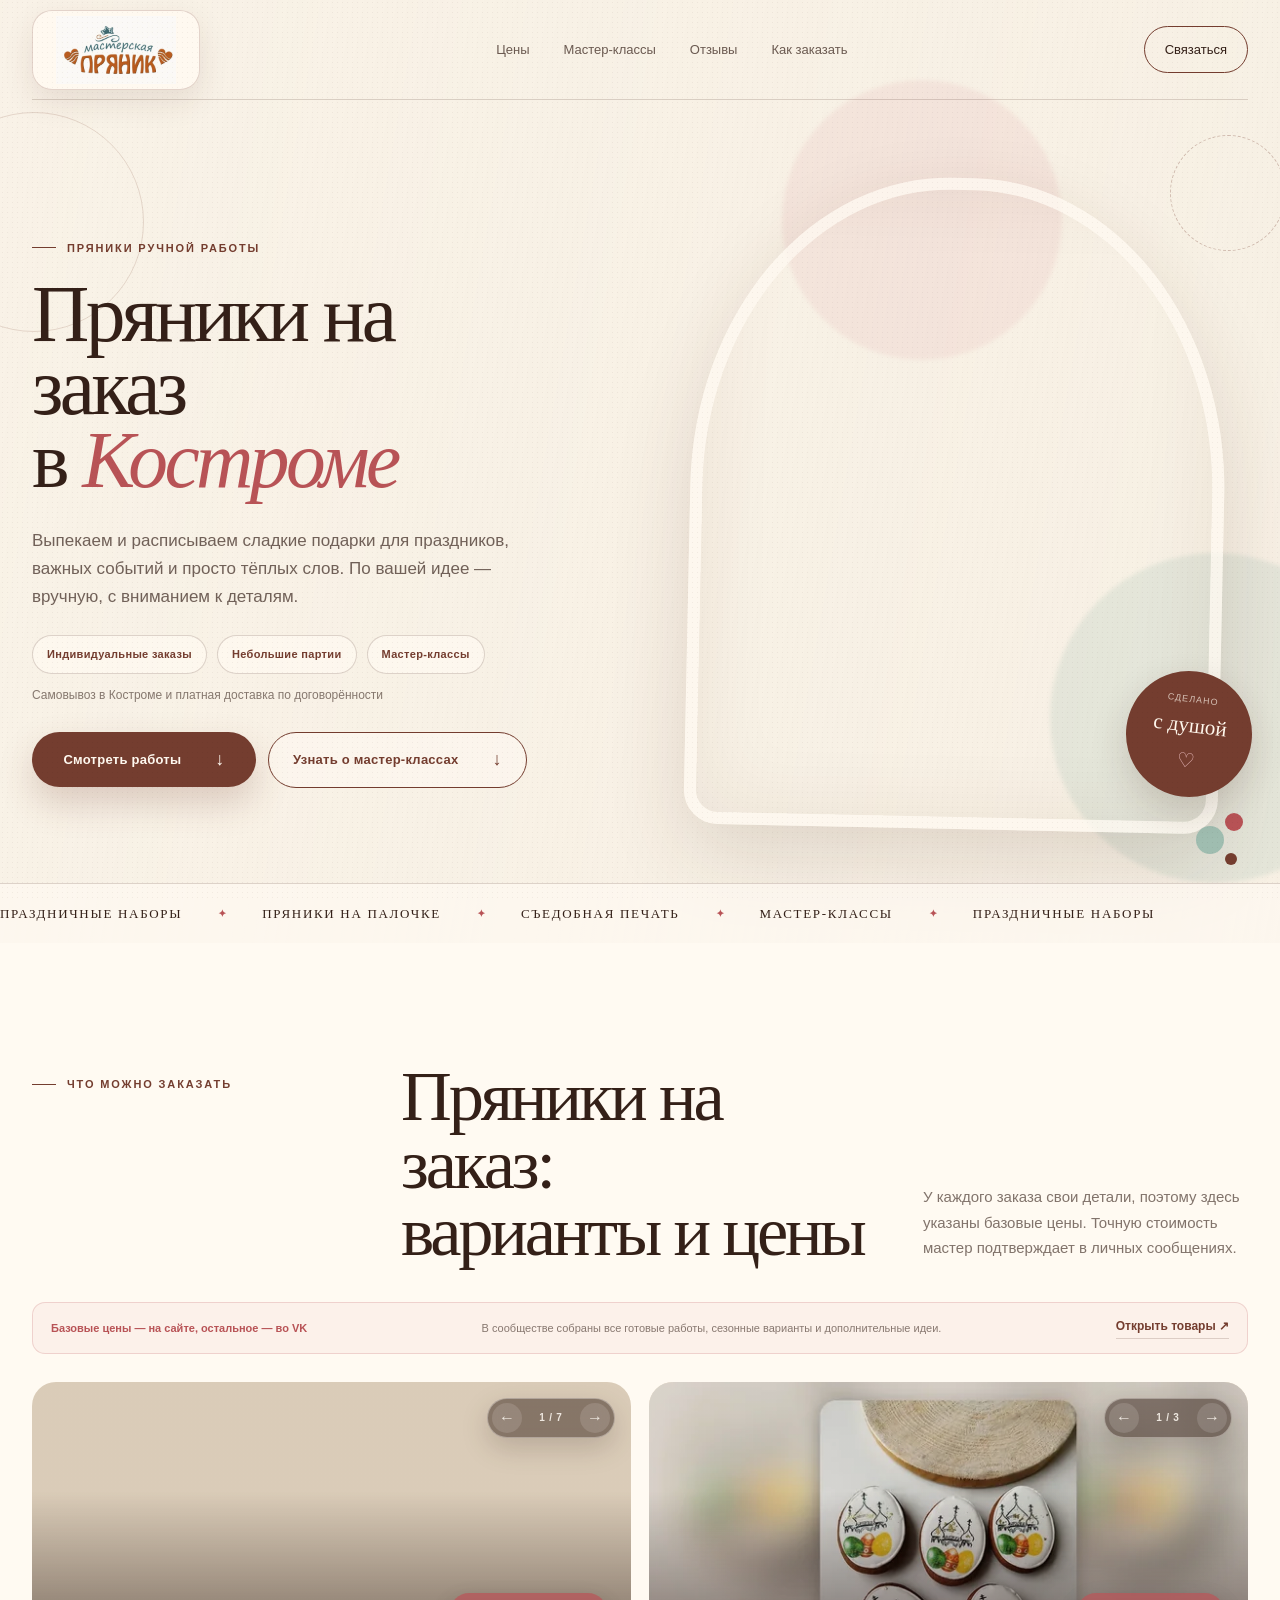
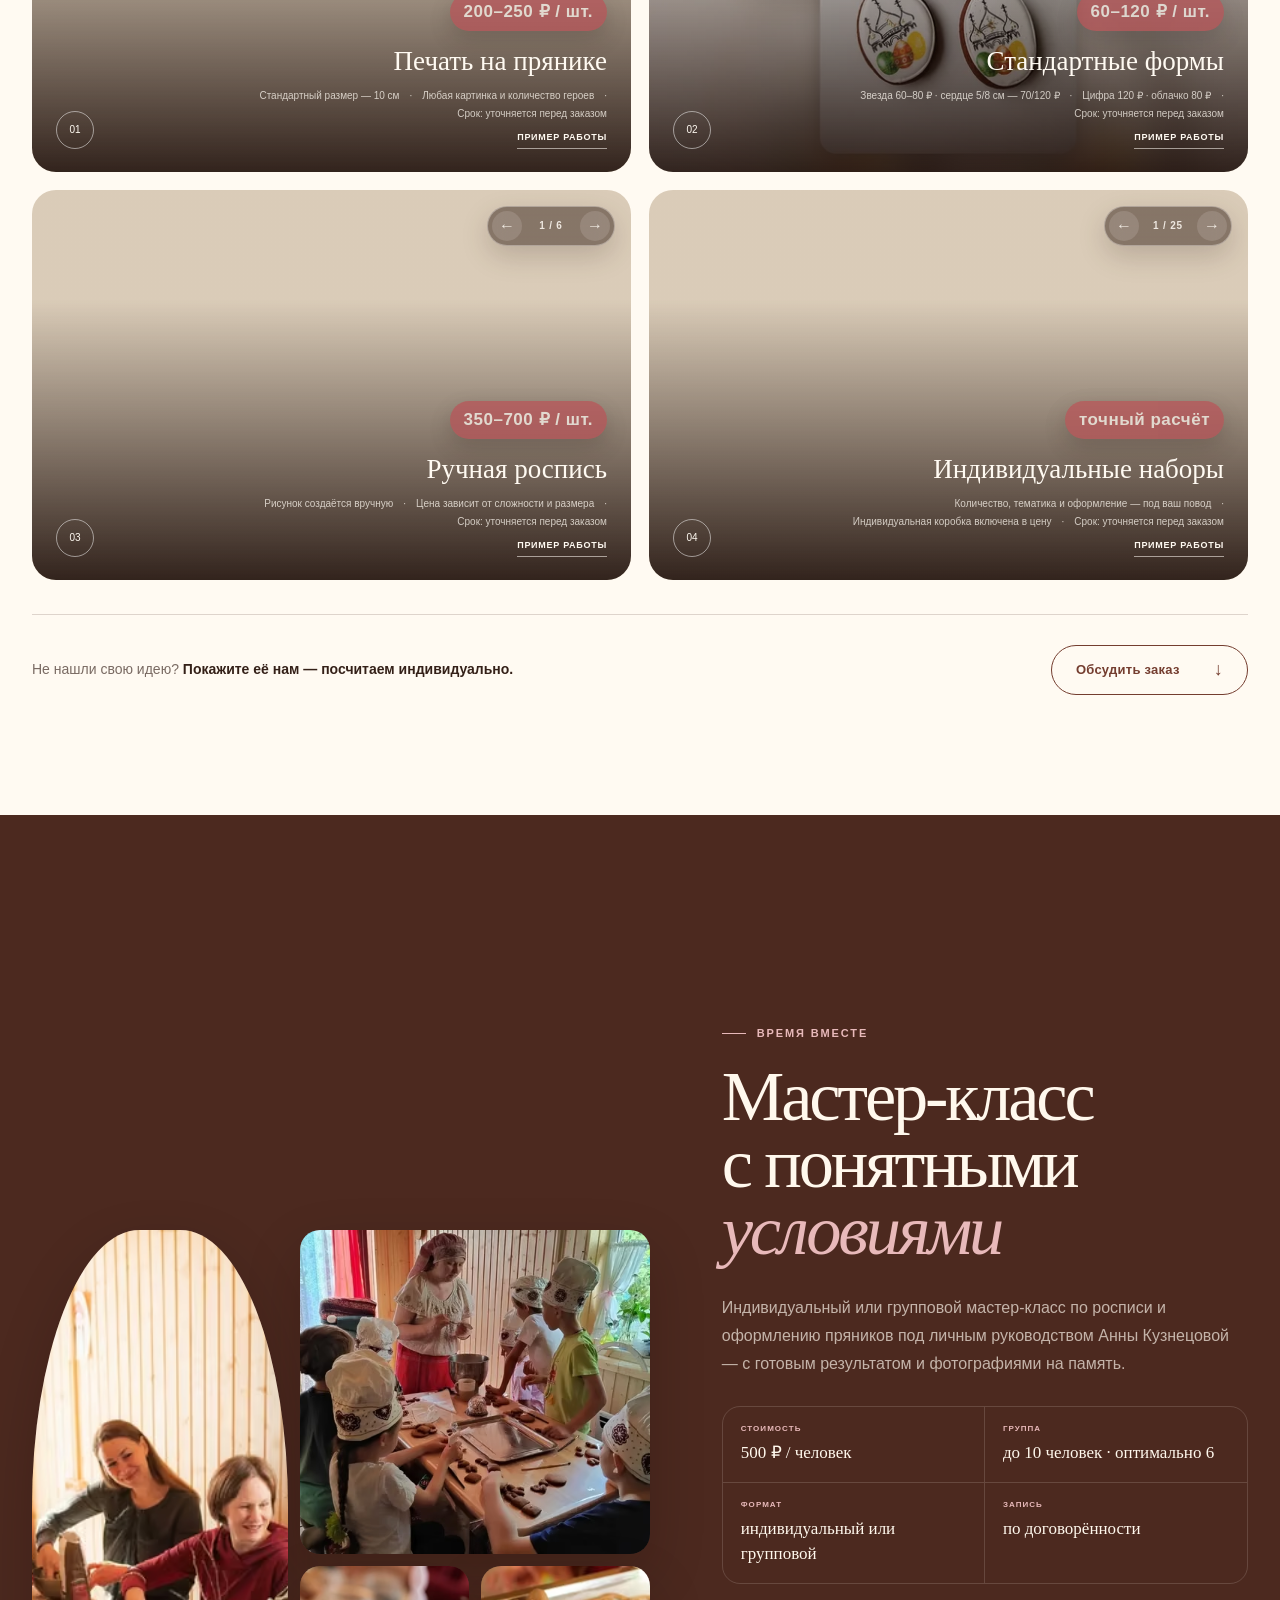
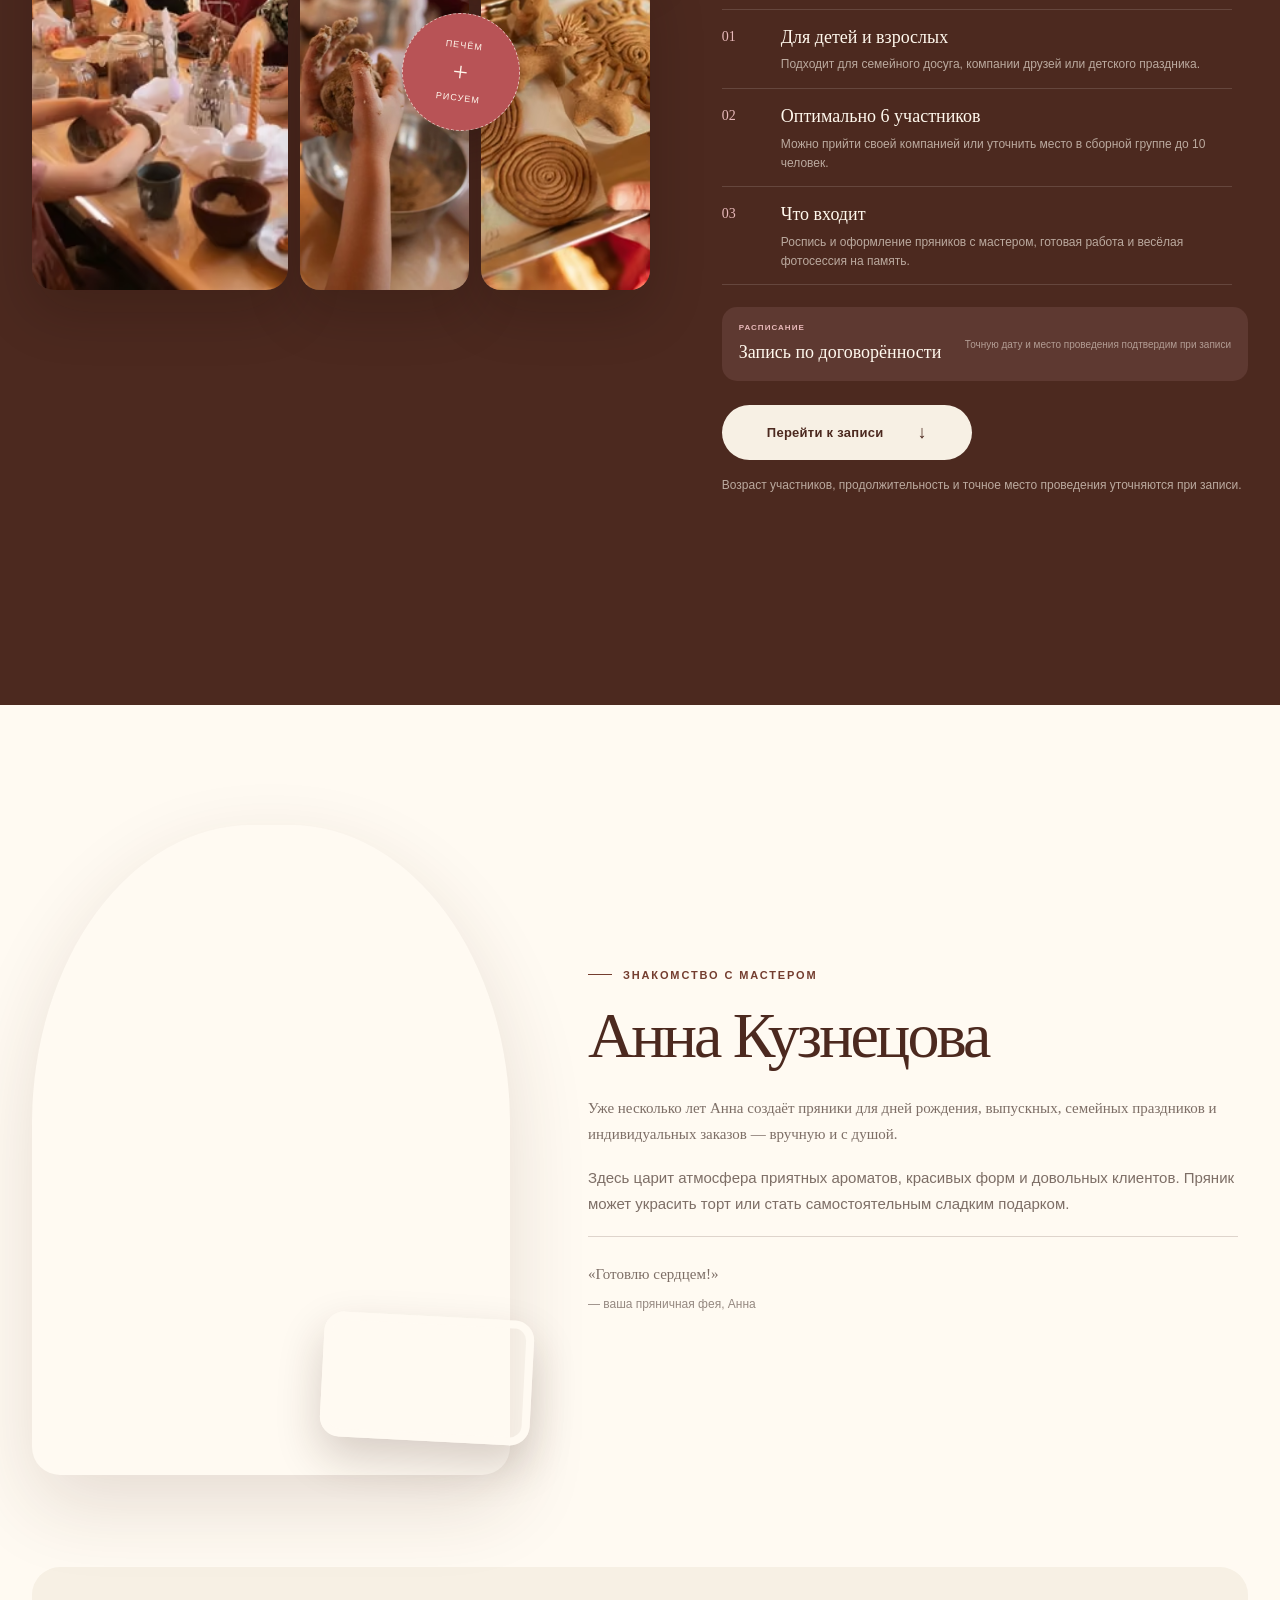
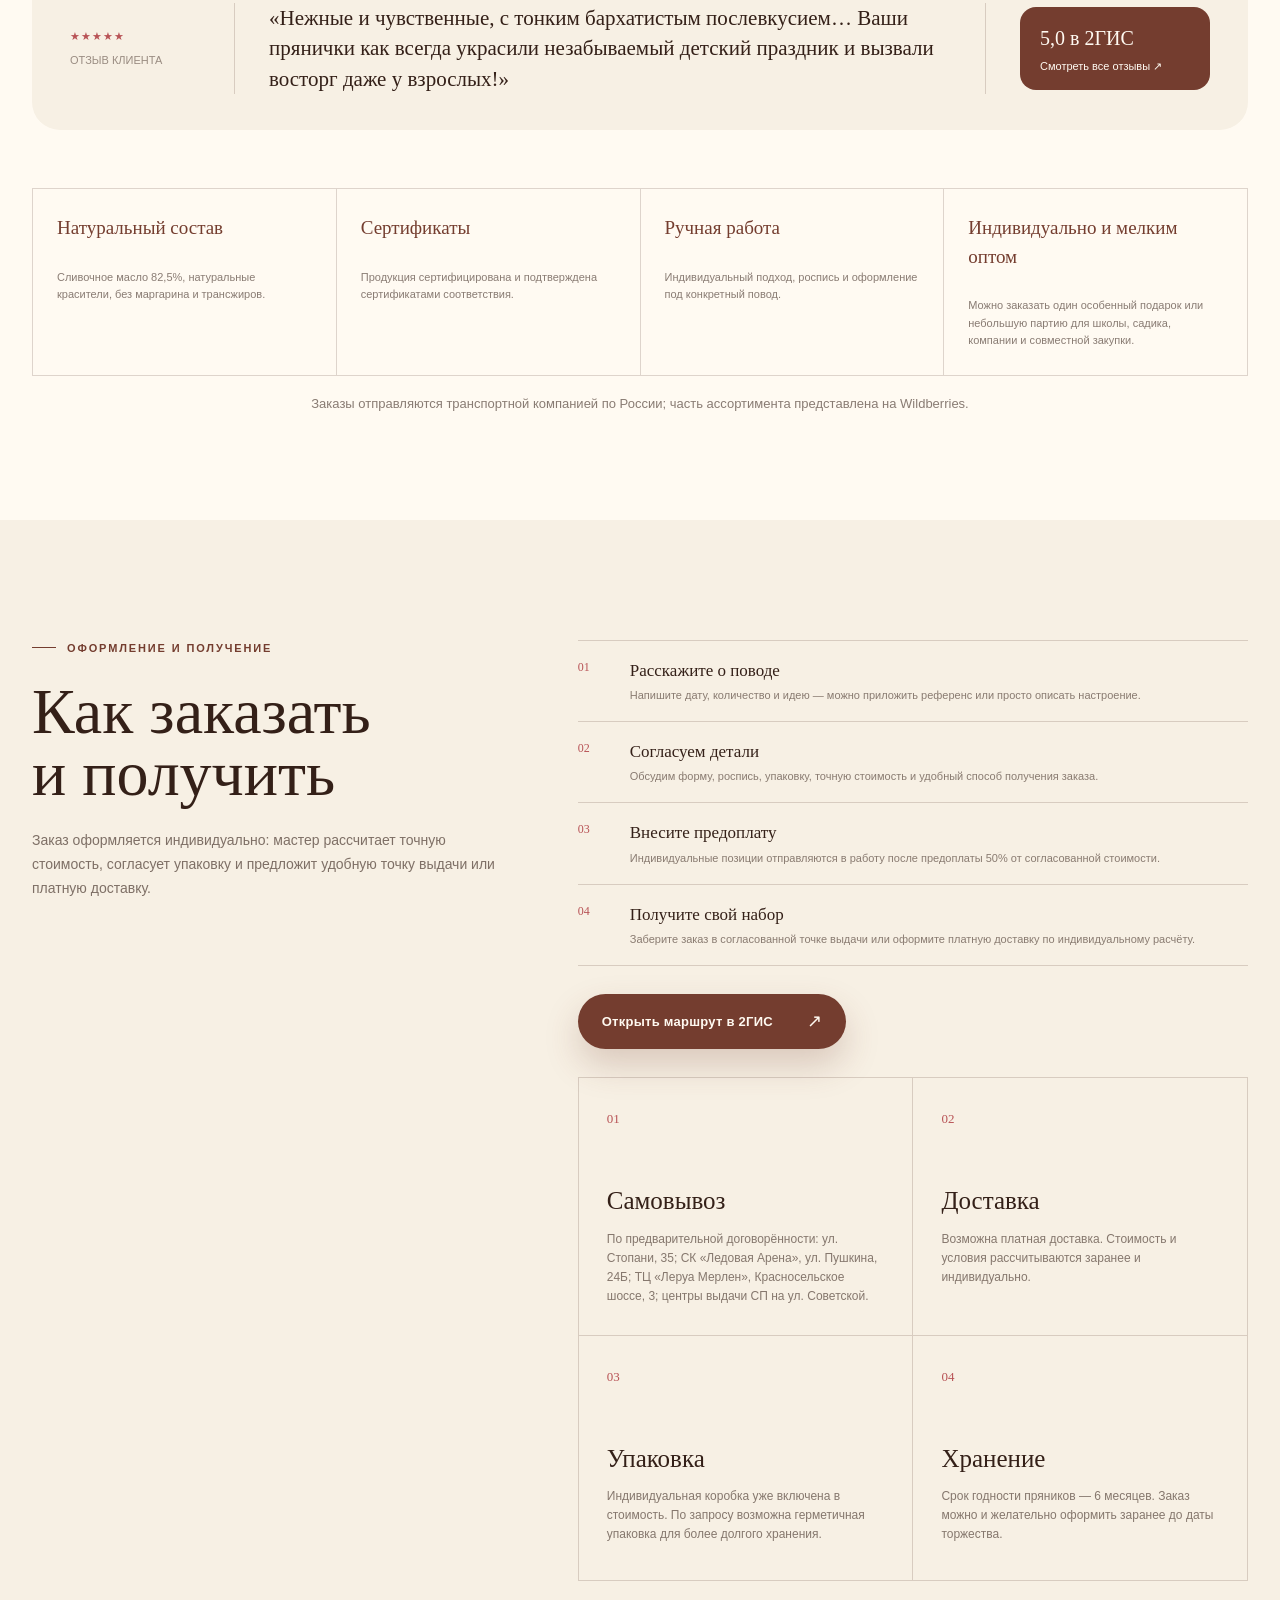
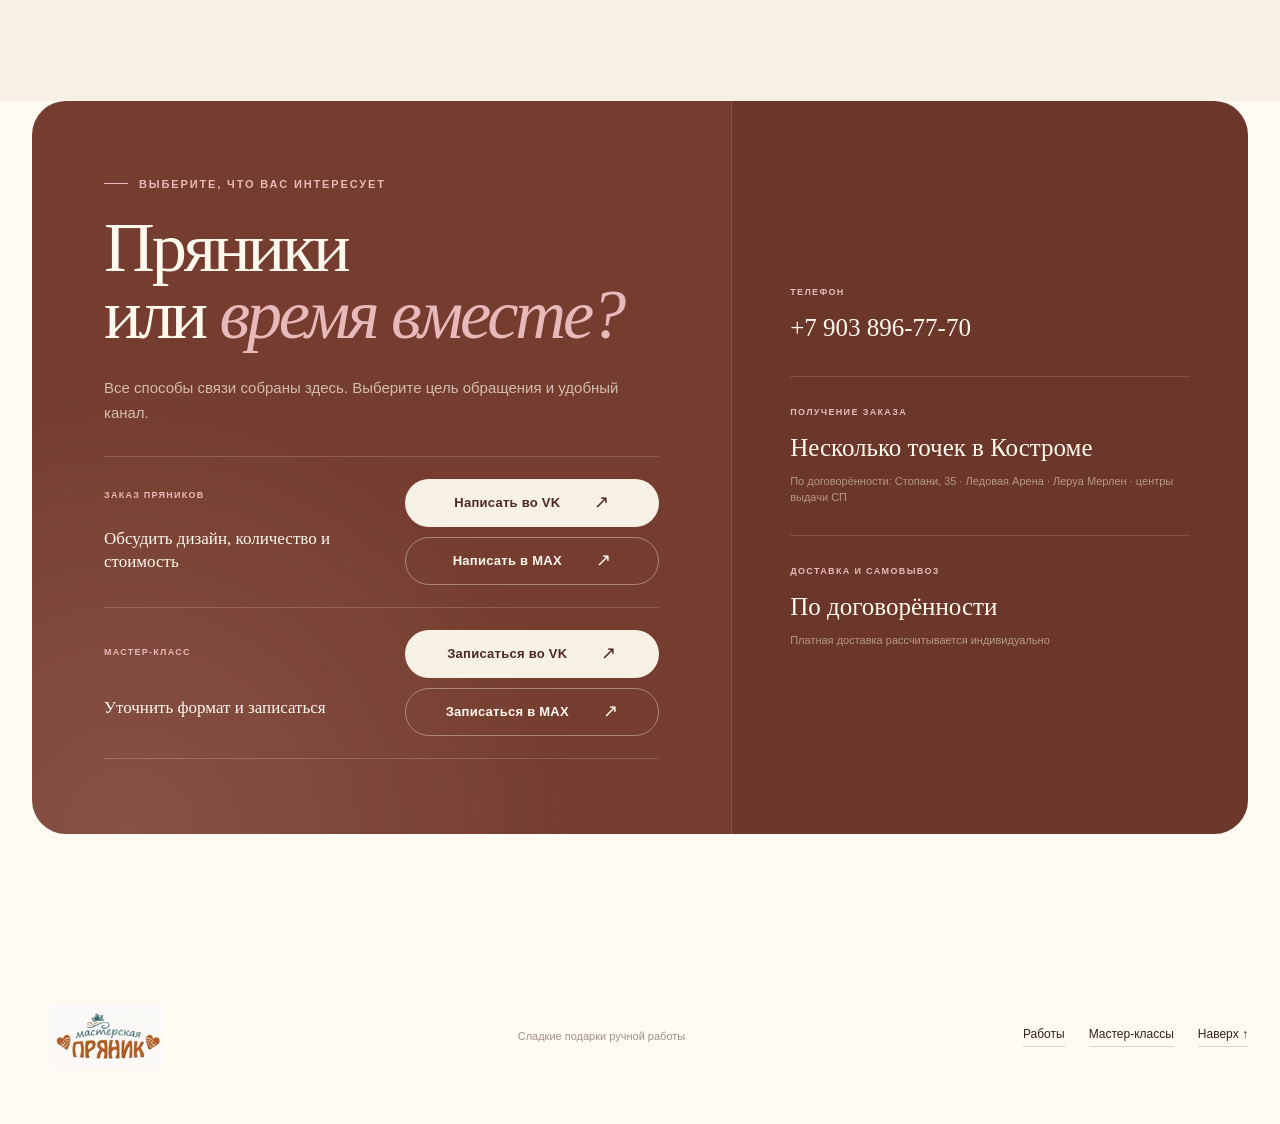
<file: index.html>
<!DOCTYPE html><html lang="ru"><head><meta charSet="utf-8"/><meta name="viewport" content="width=device-width, initial-scale=1"/><title>Пряники на заказ в Костроме — Пряник 44</title><meta name="description" content="Пряники на заказ в Костроме от мастерской «Пряник 44»: ручная работа, индивидуальный дизайн, подарочные наборы и пряники для праздников."/><meta name="robots" content="index, follow"/><meta property="og:title" content="Пряники на заказ в Костроме — Пряник 44"/><meta property="og:description" content="Пряники на заказ в Костроме от мастерской «Пряник 44»: ручная работа, индивидуальный дизайн, подарочные наборы и пряники для праздников."/><meta property="og:url" content="https://pryanik44.online/"/><meta property="og:site_name" content="Пряник 44"/><meta property="og:type" content="website"/><meta property="og:locale" content="ru_RU"/><meta property="og:image" content="https://pryanik44.online/images/hero-bunny.jpg"/><meta property="og:image:width" content="1440"/><meta property="og:image:height" content="1974"/><meta property="og:image:alt" content="Расписные пряники ручной работы мастерской «Пряник 44»"/><meta name="twitter:card" content="summary_large_image"/><meta name="twitter:title" content="Пряники на заказ в Костроме — Пряник 44"/><meta name="twitter:description" content="Пряники на заказ в Костроме от мастерской «Пряник 44»: ручная работа, индивидуальный дизайн, подарочные наборы и пряники для праздников."/><meta name="twitter:image" content="https://pryanik44.online/images/hero-bunny.jpg"/><link rel="shortcut icon" href="https://pryanik44.online/images/pryanik-brand-crop.webp"/><link rel="icon" href="https://pryanik44.online/images/pryanik-brand-crop.webp" type="image/webp"/><link rel="canonical" href="https://pryanik44.online/"/><link rel="preload" as="image" type="image/webp" href="/assets/images/pryanik-brand-crop-w720-88b37831ac.webp" imagesrcset="/assets/images/pryanik-brand-crop-w160-c867e0d0f9.webp 160w, /assets/images/pryanik-brand-crop-w320-baa6297d5b.webp 320w, /assets/images/pryanik-brand-crop-w640-d78ffea7b2.webp 640w, /assets/images/pryanik-brand-crop-w720-88b37831ac.webp 720w" imagesizes="(max-width: 680px) 100vw, 148px" fetchpriority="high"><link rel="preload" as="image" type="image/avif" href="/assets/images/hero-bunny-w768-dd2ff5f5c3.avif" imagesrcset="/assets/images/hero-bunny-w480-ef38b7f775.avif 480w, /assets/images/hero-bunny-w768-dd2ff5f5c3.avif 768w, /assets/images/hero-bunny-w1080-c2ad44f9bd.avif 1080w, /assets/images/hero-bunny-w1440-e919cebbdd.avif 1440w" imagesizes="(max-width: 680px) calc(100vw - 48px), (max-width: 960px) calc(100vw - 96px), 520px" fetchpriority="high"><link rel="stylesheet" href="/assets/site-de0d53295b53.css"><script defer src="/assets/carousel-7d152dfd67d2.js"></script></head><body><main><section class="hero" id="top"><div class="heroGlow heroGlowOne" aria-hidden="true"></div><div class="heroGlow heroGlowTwo" aria-hidden="true"></div><header class="siteHeader shell"><a class="brand brandHeader" href="#top" aria-label="Мастерская Пряник — наверх"><img class="brandLogo" src="/assets/images/pryanik-brand-crop-w720-88b37831ac.webp" alt="Мастерская Пряник" width="720" height="405" sizes="(max-width: 680px) 100vw, 148px" decoding="sync" loading="eager" fetchpriority="high" srcset="/assets/images/pryanik-brand-crop-w160-c867e0d0f9.webp 160w, /assets/images/pryanik-brand-crop-w320-baa6297d5b.webp 320w, /assets/images/pryanik-brand-crop-w640-d78ffea7b2.webp 640w, /assets/images/pryanik-brand-crop-w720-88b37831ac.webp 720w"/></a><nav class="desktopNav" aria-label="Основная навигация"><a href="#works">Цены</a><a href="#masterclass">Мастер-классы</a><a href="#reviews">Отзывы</a><a href="#delivery">Как заказать</a></nav><a class="headerCta" href="#contacts">Связаться</a></header><nav class="mobileQuickNav shell" aria-label="Быстрые ссылки"><a href="#works">Пряники</a><a href="#masterclass">Мастер-классы</a><a href="#delivery">Как заказать</a></nav><div class="heroGrid shell"><div class="heroCopy"><p class="eyebrow"><span aria-hidden="true"></span>Пряники ручной работы</p><h1>Пряники на заказ<br/>в <em>Костроме</em></h1><p class="heroLead">Выпекаем и расписываем сладкие подарки для праздников, важных событий и просто тёплых слов. По вашей идее — вручную, с вниманием к деталям.</p><div class="heroFormats" aria-label="Форматы работы"><span>Индивидуальные заказы</span><span>Небольшие партии</span><span>Мастер-классы</span></div><p class="heroDeliveryNote">Самовывоз в Костроме и платная доставка по договорённости</p><div class="heroActions"><a class="button buttonPrimary" href="#works">Смотреть работы <span aria-hidden="true">↓</span></a><a class="button buttonSecondary" href="#masterclass">Узнать о мастер-классах <span aria-hidden="true">↓</span></a></div></div><div class="heroVisual"><div class="heroPhotoFrame"><picture class="responsivePicture"><source type="image/avif" srcset="/assets/images/hero-bunny-w480-ef38b7f775.avif 480w, /assets/images/hero-bunny-w768-dd2ff5f5c3.avif 768w, /assets/images/hero-bunny-w1080-c2ad44f9bd.avif 1080w, /assets/images/hero-bunny-w1440-e919cebbdd.avif 1440w" sizes="(max-width: 680px) calc(100vw - 48px), (max-width: 960px) calc(100vw - 96px), 520px"><source type="image/webp" srcset="/assets/images/hero-bunny-w480-f640d857ff.webp 480w, /assets/images/hero-bunny-w768-bab6f91bad.webp 768w, /assets/images/hero-bunny-w1080-2a49525030.webp 1080w, /assets/images/hero-bunny-w1440-9a926501b4.webp 1440w" sizes="(max-width: 680px) calc(100vw - 48px), (max-width: 960px) calc(100vw - 96px), 520px"><img src="/assets/images/hero-bunny-w768-bab6f91bad.webp" alt="Расписные пряники в виде зайчика, сердца и ромашек" class="heroPhoto" width="1440" height="1974" sizes="(max-width: 680px) calc(100vw - 48px), (max-width: 960px) calc(100vw - 96px), 520px" decoding="async" loading="eager" fetchpriority="high" srcset="/assets/images/hero-bunny-w480-f640d857ff.webp 480w, /assets/images/hero-bunny-w768-bab6f91bad.webp 768w, /assets/images/hero-bunny-w1080-2a49525030.webp 1080w, /assets/images/hero-bunny-w1440-9a926501b4.webp 1440w"/></picture></div><div class="photoBadge photoBadgeBottom"><small>сделано</small><strong>с душой</strong><i aria-hidden="true">♡</i></div></div></div><div class="heroTicker" aria-hidden="true"><div><span>ПРАЗДНИЧНЫЕ НАБОРЫ</span><b>✦</b><span>ПРЯНИКИ НА ПАЛОЧКЕ</span><b>✦</b><span>СЪЕДОБНАЯ ПЕЧАТЬ</span><b>✦</b><span>МАСТЕР-КЛАССЫ</span><b>✦</b><span>ПРАЗДНИЧНЫЕ НАБОРЫ</span></div></div></section><section class="works section shell" id="works"><div class="sectionHeading"><p class="eyebrow"><span aria-hidden="true"></span>Что можно заказать</p><h2>Пряники на заказ:<br/>варианты и цены</h2><p>У каждого заказа свои детали, поэтому здесь указаны базовые цены. Точную стоимость мастер подтверждает в личных сообщениях.</p></div><div class="prototypeBanner"><strong>Базовые цены — на сайте, остальное — во VK</strong><span>В сообществе собраны все готовые работы, сезонные варианты и дополнительные идеи.</span><a href="https://vk.ru/market-161134265" target="_blank" rel="noreferrer">Открыть товары ↗</a></div><div class="workGrid"><article class="workCard workCardTall" aria-label="Печать на прянике, 200–250 ₽ / шт."><div class="productCarousel" role="group" aria-roledescription="карусель" aria-label="Примеры: Печать на прянике" data-alt="Пряники со съедобной печатью" tabindex="0"><div class="productCarouselSlides"><img class="productSlide productSlideActive" alt="Пряники со съедобной печатью. Фото 1 из 7" aria-hidden="false" decoding="async" draggable="false" loading="lazy" width="840" height="840" sizes="(max-width: 680px) calc(100vw - 32px), (max-width: 960px) calc(100vw - 64px), 380px" data-src="/assets/images/catalog/print/print-01-w840-de2c06d74d.webp" data-srcset="/assets/images/catalog/print/print-01-w360-2455b8c324.webp 360w, /assets/images/catalog/print/print-01-w640-b5519aed59.webp 640w, /assets/images/catalog/print/print-01-w840-de2c06d74d.webp 840w"/><img class="productSlide" alt="" aria-hidden="true" decoding="async" draggable="false" loading="lazy" width="840" height="840" sizes="(max-width: 680px) calc(100vw - 32px), (max-width: 960px) calc(100vw - 64px), 380px" data-src="/assets/images/catalog/print/print-02-w840-e78370c85b.webp" data-srcset="/assets/images/catalog/print/print-02-w360-9cccc52f87.webp 360w, /assets/images/catalog/print/print-02-w640-64c44bba1f.webp 640w, /assets/images/catalog/print/print-02-w840-e78370c85b.webp 840w"/><img class="productSlide" alt="" aria-hidden="true" decoding="async" draggable="false" loading="lazy" width="840" height="840" sizes="(max-width: 680px) calc(100vw - 32px), (max-width: 960px) calc(100vw - 64px), 380px" data-src="/assets/images/catalog/print/print-03-w840-5fa772143b.webp" data-srcset="/assets/images/catalog/print/print-03-w360-7cc140aa22.webp 360w, /assets/images/catalog/print/print-03-w640-abd223ddb4.webp 640w, /assets/images/catalog/print/print-03-w840-5fa772143b.webp 840w"/><img class="productSlide" alt="" aria-hidden="true" decoding="async" draggable="false" loading="lazy" width="840" height="840" sizes="(max-width: 680px) calc(100vw - 32px), (max-width: 960px) calc(100vw - 64px), 380px" data-src="/assets/images/catalog/print/print-04-w840-7416e91fdd.webp" data-srcset="/assets/images/catalog/print/print-04-w360-0bc9e7b36a.webp 360w, /assets/images/catalog/print/print-04-w640-27677a3a9a.webp 640w, /assets/images/catalog/print/print-04-w840-7416e91fdd.webp 840w"/><img class="productSlide" alt="" aria-hidden="true" decoding="async" draggable="false" loading="lazy" width="840" height="840" sizes="(max-width: 680px) calc(100vw - 32px), (max-width: 960px) calc(100vw - 64px), 380px" data-src="/assets/images/catalog/print/print-05-w840-0fa871ce87.webp" data-srcset="/assets/images/catalog/print/print-05-w360-fe51c454ba.webp 360w, /assets/images/catalog/print/print-05-w640-f14fe42f81.webp 640w, /assets/images/catalog/print/print-05-w840-0fa871ce87.webp 840w"/><img class="productSlide" alt="" aria-hidden="true" decoding="async" draggable="false" loading="lazy" width="840" height="840" sizes="(max-width: 680px) calc(100vw - 32px), (max-width: 960px) calc(100vw - 64px), 380px" data-src="/assets/images/catalog/print/print-06-w840-4ec4979a66.webp" data-srcset="/assets/images/catalog/print/print-06-w360-59587f276b.webp 360w, /assets/images/catalog/print/print-06-w640-45d0e68e8d.webp 640w, /assets/images/catalog/print/print-06-w840-4ec4979a66.webp 840w"/><img class="productSlide" alt="" aria-hidden="true" decoding="async" draggable="false" loading="lazy" width="840" height="840" sizes="(max-width: 680px) calc(100vw - 32px), (max-width: 960px) calc(100vw - 64px), 380px" data-src="/assets/images/catalog/print/print-07-w840-ad4ed1de4f.webp" data-srcset="/assets/images/catalog/print/print-07-w360-1b82880f21.webp 360w, /assets/images/catalog/print/print-07-w640-7cc125d017.webp 640w, /assets/images/catalog/print/print-07-w840-ad4ed1de4f.webp 840w"/></div><div class="productCarouselControls" aria-label="Переключение фотографий"><button type="button" aria-label="Предыдущее фото">←</button><span aria-live="polite">1 / 7</span><button type="button" aria-label="Следующее фото">→</button></div></div><div class="workOverlay"><span>01</span><div><p class="workPrice">200–250 ₽ / шт.</p><h3>Печать на прянике</h3><ul><li>Стандартный размер — 10 см</li><li>Любая картинка и количество героев</li><li>Срок: уточняется перед заказом</li></ul><small>Пример работы</small></div></div></article><article class="workCard workCardWide" aria-label="Стандартные формы, 60–120 ₽ / шт."><div class="productCarousel" role="group" aria-roledescription="карусель" aria-label="Примеры: Стандартные формы" data-alt="Пряники стандартных форм: овальные, круглые и прямоугольные" tabindex="0"><div class="productCarouselSlides"><img class="productSlide productSlideActive" alt="Пряники стандартных форм: овальные, круглые и прямоугольные. Фото 1 из 3" aria-hidden="false" decoding="async" draggable="false" loading="lazy" width="1200" height="760" sizes="(max-width: 680px) calc(100vw - 32px), (max-width: 960px) calc(100vw - 64px), 380px" data-src="/assets/images/catalog/standard/standard-01-w840-05445f79d6.webp" data-srcset="/assets/images/catalog/standard/standard-01-w360-c990c950c5.webp 360w, /assets/images/catalog/standard/standard-01-w640-c41fceb314.webp 640w, /assets/images/catalog/standard/standard-01-w840-05445f79d6.webp 840w"/><img class="productSlide" alt="" aria-hidden="true" decoding="async" draggable="false" loading="lazy" width="1200" height="760" sizes="(max-width: 680px) calc(100vw - 32px), (max-width: 960px) calc(100vw - 64px), 380px" data-src="/assets/images/catalog/standard/standard-02-w840-6519e0a3ff.webp" data-srcset="/assets/images/catalog/standard/standard-02-w360-f53999c475.webp 360w, /assets/images/catalog/standard/standard-02-w640-ff2b68ae2f.webp 640w, /assets/images/catalog/standard/standard-02-w840-6519e0a3ff.webp 840w"/><img class="productSlide" alt="" aria-hidden="true" decoding="async" draggable="false" loading="lazy" width="1200" height="760" sizes="(max-width: 680px) calc(100vw - 32px), (max-width: 960px) calc(100vw - 64px), 380px" data-src="/assets/images/catalog/standard/standard-04-w840-a0b4adc20a.webp" data-srcset="/assets/images/catalog/standard/standard-04-w360-845b8186c4.webp 360w, /assets/images/catalog/standard/standard-04-w640-2a085db6ea.webp 640w, /assets/images/catalog/standard/standard-04-w840-a0b4adc20a.webp 840w"/></div><div class="productCarouselControls" aria-label="Переключение фотографий"><button type="button" aria-label="Предыдущее фото">←</button><span aria-live="polite">1 / 3</span><button type="button" aria-label="Следующее фото">→</button></div></div><div class="workOverlay"><span>02</span><div><p class="workPrice">60–120 ₽ / шт.</p><h3>Стандартные формы</h3><ul><li>Звезда 60–80 ₽ · сердце 5/8 см — 70/120 ₽</li><li>Цифра 120 ₽ · облачко 80 ₽</li><li>Срок: уточняется перед заказом</li></ul><small>Пример работы</small></div></div></article><article class="workCard workCardSmall" aria-label="Ручная роспись, 350–700 ₽ / шт."><div class="productCarousel" role="group" aria-roledescription="карусель" aria-label="Примеры: Ручная роспись" data-alt="Пряники с детальной ручной росписью" tabindex="0"><div class="productCarouselSlides"><img class="productSlide productSlideActive" alt="Пряники с детальной ручной росписью. Фото 1 из 6" aria-hidden="false" decoding="async" draggable="false" loading="lazy" width="840" height="840" sizes="(max-width: 680px) calc(100vw - 32px), (max-width: 960px) calc(100vw - 64px), 380px" data-src="/assets/images/catalog/paint/paint-01-w840-0c39e8bdf7.webp" data-srcset="/assets/images/catalog/paint/paint-01-w360-ca0e566e96.webp 360w, /assets/images/catalog/paint/paint-01-w640-7d51c015e2.webp 640w, /assets/images/catalog/paint/paint-01-w840-0c39e8bdf7.webp 840w"/><img class="productSlide" alt="" aria-hidden="true" decoding="async" draggable="false" loading="lazy" width="840" height="840" sizes="(max-width: 680px) calc(100vw - 32px), (max-width: 960px) calc(100vw - 64px), 380px" data-src="/assets/images/catalog/paint/paint-02-w840-4e261b7269.webp" data-srcset="/assets/images/catalog/paint/paint-02-w360-c3bd5aad87.webp 360w, /assets/images/catalog/paint/paint-02-w640-e53e0d9032.webp 640w, /assets/images/catalog/paint/paint-02-w840-4e261b7269.webp 840w"/><img class="productSlide" alt="" aria-hidden="true" decoding="async" draggable="false" loading="lazy" width="840" height="840" sizes="(max-width: 680px) calc(100vw - 32px), (max-width: 960px) calc(100vw - 64px), 380px" data-src="/assets/images/catalog/paint/paint-03-w840-c347108d7c.webp" data-srcset="/assets/images/catalog/paint/paint-03-w360-c758a5e48f.webp 360w, /assets/images/catalog/paint/paint-03-w640-5a7d3212a8.webp 640w, /assets/images/catalog/paint/paint-03-w840-c347108d7c.webp 840w"/><img class="productSlide" alt="" aria-hidden="true" decoding="async" draggable="false" loading="lazy" width="840" height="840" sizes="(max-width: 680px) calc(100vw - 32px), (max-width: 960px) calc(100vw - 64px), 380px" data-src="/assets/images/catalog/paint/paint-04-w840-a5f765266a.webp" data-srcset="/assets/images/catalog/paint/paint-04-w360-e44dfd3940.webp 360w, /assets/images/catalog/paint/paint-04-w640-d53ca6518b.webp 640w, /assets/images/catalog/paint/paint-04-w840-a5f765266a.webp 840w"/><img class="productSlide" alt="" aria-hidden="true" decoding="async" draggable="false" loading="lazy" width="840" height="840" sizes="(max-width: 680px) calc(100vw - 32px), (max-width: 960px) calc(100vw - 64px), 380px" data-src="/assets/images/catalog/paint/paint-05-w840-e26482bfa7.webp" data-srcset="/assets/images/catalog/paint/paint-05-w360-ea0a1879bb.webp 360w, /assets/images/catalog/paint/paint-05-w640-6502515f42.webp 640w, /assets/images/catalog/paint/paint-05-w840-e26482bfa7.webp 840w"/><img class="productSlide" alt="" aria-hidden="true" decoding="async" draggable="false" loading="lazy" width="840" height="840" sizes="(max-width: 680px) calc(100vw - 32px), (max-width: 960px) calc(100vw - 64px), 380px" data-src="/assets/images/catalog/paint/paint-06-w840-ade639a409.webp" data-srcset="/assets/images/catalog/paint/paint-06-w360-c12e8c1253.webp 360w, /assets/images/catalog/paint/paint-06-w640-b87fb38037.webp 640w, /assets/images/catalog/paint/paint-06-w840-ade639a409.webp 840w"/></div><div class="productCarouselControls" aria-label="Переключение фотографий"><button type="button" aria-label="Предыдущее фото">←</button><span aria-live="polite">1 / 6</span><button type="button" aria-label="Следующее фото">→</button></div></div><div class="workOverlay"><span>03</span><div><p class="workPrice">350–700 ₽ / шт.</p><h3>Ручная роспись</h3><ul><li>Рисунок создаётся вручную</li><li>Цена зависит от сложности и размера</li><li>Срок: уточняется перед заказом</li></ul><small>Пример работы</small></div></div></article><article class="workCard workCardSmall workCardAccent" aria-label="Индивидуальные наборы, точный расчёт"><div class="productCarousel" role="group" aria-roledescription="карусель" aria-label="Примеры: Индивидуальные наборы" data-alt="Индивидуальный подарочный набор пряников" tabindex="0"><div class="productCarouselSlides"><img class="productSlide productSlideActive" alt="Индивидуальный подарочный набор пряников. Фото 1 из 25" aria-hidden="false" decoding="async" draggable="false" loading="lazy" width="840" height="840" sizes="(max-width: 680px) calc(100vw - 32px), (max-width: 960px) calc(100vw - 64px), 380px" data-src="/assets/images/catalog/sets/set-01-w840-8f900e72dd.webp" data-srcset="/assets/images/catalog/sets/set-01-w360-a41b45fa9c.webp 360w, /assets/images/catalog/sets/set-01-w640-50e63a3e35.webp 640w, /assets/images/catalog/sets/set-01-w840-8f900e72dd.webp 840w"/><img class="productSlide" alt="" aria-hidden="true" decoding="async" draggable="false" loading="lazy" width="840" height="840" sizes="(max-width: 680px) calc(100vw - 32px), (max-width: 960px) calc(100vw - 64px), 380px" data-src="/assets/images/catalog/sets/set-02-w840-37b059e608.webp" data-srcset="/assets/images/catalog/sets/set-02-w360-9a5802d06d.webp 360w, /assets/images/catalog/sets/set-02-w640-f249698222.webp 640w, /assets/images/catalog/sets/set-02-w840-37b059e608.webp 840w"/><img class="productSlide" alt="" aria-hidden="true" decoding="async" draggable="false" loading="lazy" width="840" height="840" sizes="(max-width: 680px) calc(100vw - 32px), (max-width: 960px) calc(100vw - 64px), 380px" data-src="/assets/images/catalog/sets/set-03-w840-27bc9fd614.webp" data-srcset="/assets/images/catalog/sets/set-03-w360-71c369b00b.webp 360w, /assets/images/catalog/sets/set-03-w640-98a97d51b3.webp 640w, /assets/images/catalog/sets/set-03-w840-27bc9fd614.webp 840w"/><img class="productSlide" alt="" aria-hidden="true" decoding="async" draggable="false" loading="lazy" width="840" height="840" sizes="(max-width: 680px) calc(100vw - 32px), (max-width: 960px) calc(100vw - 64px), 380px" data-src="/assets/images/catalog/sets/set-04-w840-78c23b7b7b.webp" data-srcset="/assets/images/catalog/sets/set-04-w360-6baa7329a1.webp 360w, /assets/images/catalog/sets/set-04-w640-fc3838da4f.webp 640w, /assets/images/catalog/sets/set-04-w840-78c23b7b7b.webp 840w"/><img class="productSlide" alt="" aria-hidden="true" decoding="async" draggable="false" loading="lazy" width="840" height="840" sizes="(max-width: 680px) calc(100vw - 32px), (max-width: 960px) calc(100vw - 64px), 380px" data-src="/assets/images/catalog/sets/set-05-w840-ff1bc6d792.webp" data-srcset="/assets/images/catalog/sets/set-05-w360-450a8952c2.webp 360w, /assets/images/catalog/sets/set-05-w640-eeb4cf7175.webp 640w, /assets/images/catalog/sets/set-05-w840-ff1bc6d792.webp 840w"/><img class="productSlide" alt="" aria-hidden="true" decoding="async" draggable="false" loading="lazy" width="840" height="840" sizes="(max-width: 680px) calc(100vw - 32px), (max-width: 960px) calc(100vw - 64px), 380px" data-src="/assets/images/catalog/sets/set-06-w840-214d5c1c03.webp" data-srcset="/assets/images/catalog/sets/set-06-w360-01d74fd607.webp 360w, /assets/images/catalog/sets/set-06-w640-fe4a6c5c48.webp 640w, /assets/images/catalog/sets/set-06-w840-214d5c1c03.webp 840w"/><img class="productSlide" alt="" aria-hidden="true" decoding="async" draggable="false" loading="lazy" width="840" height="840" sizes="(max-width: 680px) calc(100vw - 32px), (max-width: 960px) calc(100vw - 64px), 380px" data-src="/assets/images/catalog/sets/set-07-w840-d1cccb9a3c.webp" data-srcset="/assets/images/catalog/sets/set-07-w360-481c2d4776.webp 360w, /assets/images/catalog/sets/set-07-w640-cea7301959.webp 640w, /assets/images/catalog/sets/set-07-w840-d1cccb9a3c.webp 840w"/><img class="productSlide" alt="" aria-hidden="true" decoding="async" draggable="false" loading="lazy" width="840" height="840" sizes="(max-width: 680px) calc(100vw - 32px), (max-width: 960px) calc(100vw - 64px), 380px" data-src="/assets/images/catalog/sets/set-08-w840-2c8635e850.webp" data-srcset="/assets/images/catalog/sets/set-08-w360-c666e4726b.webp 360w, /assets/images/catalog/sets/set-08-w640-87c0328758.webp 640w, /assets/images/catalog/sets/set-08-w840-2c8635e850.webp 840w"/><img class="productSlide" alt="" aria-hidden="true" decoding="async" draggable="false" loading="lazy" width="840" height="840" sizes="(max-width: 680px) calc(100vw - 32px), (max-width: 960px) calc(100vw - 64px), 380px" data-src="/assets/images/catalog/sets/set-09-w840-b01e1be14a.webp" data-srcset="/assets/images/catalog/sets/set-09-w360-8b2c2b3566.webp 360w, /assets/images/catalog/sets/set-09-w640-9e1539f975.webp 640w, /assets/images/catalog/sets/set-09-w840-b01e1be14a.webp 840w"/><img class="productSlide" alt="" aria-hidden="true" decoding="async" draggable="false" loading="lazy" width="840" height="840" sizes="(max-width: 680px) calc(100vw - 32px), (max-width: 960px) calc(100vw - 64px), 380px" data-src="/assets/images/catalog/sets/set-10-w840-ea89c59004.webp" data-srcset="/assets/images/catalog/sets/set-10-w360-f46fd36de9.webp 360w, /assets/images/catalog/sets/set-10-w640-7d7f9ce842.webp 640w, /assets/images/catalog/sets/set-10-w840-ea89c59004.webp 840w"/><img class="productSlide" alt="" aria-hidden="true" decoding="async" draggable="false" loading="lazy" width="840" height="840" sizes="(max-width: 680px) calc(100vw - 32px), (max-width: 960px) calc(100vw - 64px), 380px" data-src="/assets/images/catalog/sets/set-11-w840-09be2d3f60.webp" data-srcset="/assets/images/catalog/sets/set-11-w360-284f7e4481.webp 360w, /assets/images/catalog/sets/set-11-w640-868b182f4f.webp 640w, /assets/images/catalog/sets/set-11-w840-09be2d3f60.webp 840w"/><img class="productSlide" alt="" aria-hidden="true" decoding="async" draggable="false" loading="lazy" width="840" height="840" sizes="(max-width: 680px) calc(100vw - 32px), (max-width: 960px) calc(100vw - 64px), 380px" data-src="/assets/images/catalog/sets/set-12-w840-eab51a00ea.webp" data-srcset="/assets/images/catalog/sets/set-12-w360-17e70a7116.webp 360w, /assets/images/catalog/sets/set-12-w640-4af3953e55.webp 640w, /assets/images/catalog/sets/set-12-w840-eab51a00ea.webp 840w"/><img class="productSlide" alt="" aria-hidden="true" decoding="async" draggable="false" loading="lazy" width="840" height="840" sizes="(max-width: 680px) calc(100vw - 32px), (max-width: 960px) calc(100vw - 64px), 380px" data-src="/assets/images/catalog/sets/set-13-w840-a0640b9c68.webp" data-srcset="/assets/images/catalog/sets/set-13-w360-690f80555d.webp 360w, /assets/images/catalog/sets/set-13-w640-78ad4221f8.webp 640w, /assets/images/catalog/sets/set-13-w840-a0640b9c68.webp 840w"/><img class="productSlide" alt="" aria-hidden="true" decoding="async" draggable="false" loading="lazy" width="840" height="840" sizes="(max-width: 680px) calc(100vw - 32px), (max-width: 960px) calc(100vw - 64px), 380px" data-src="/assets/images/catalog/sets/set-14-w840-fc080866f9.webp" data-srcset="/assets/images/catalog/sets/set-14-w360-b11a0f5ffc.webp 360w, /assets/images/catalog/sets/set-14-w640-18f3cb80f8.webp 640w, /assets/images/catalog/sets/set-14-w840-fc080866f9.webp 840w"/><img class="productSlide" alt="" aria-hidden="true" decoding="async" draggable="false" loading="lazy" width="840" height="840" sizes="(max-width: 680px) calc(100vw - 32px), (max-width: 960px) calc(100vw - 64px), 380px" data-src="/assets/images/catalog/sets/set-15-w840-648c02da76.webp" data-srcset="/assets/images/catalog/sets/set-15-w360-82bc986fab.webp 360w, /assets/images/catalog/sets/set-15-w640-ea2f337b7a.webp 640w, /assets/images/catalog/sets/set-15-w840-648c02da76.webp 840w"/><img class="productSlide" alt="" aria-hidden="true" decoding="async" draggable="false" loading="lazy" width="840" height="840" sizes="(max-width: 680px) calc(100vw - 32px), (max-width: 960px) calc(100vw - 64px), 380px" data-src="/assets/images/catalog/sets/set-16-w840-74d42997fd.webp" data-srcset="/assets/images/catalog/sets/set-16-w360-ce47eba907.webp 360w, /assets/images/catalog/sets/set-16-w640-40c03b0744.webp 640w, /assets/images/catalog/sets/set-16-w840-74d42997fd.webp 840w"/><img class="productSlide" alt="" aria-hidden="true" decoding="async" draggable="false" loading="lazy" width="840" height="840" sizes="(max-width: 680px) calc(100vw - 32px), (max-width: 960px) calc(100vw - 64px), 380px" data-src="/assets/images/catalog/sets/set-17-w840-c0f04e6948.webp" data-srcset="/assets/images/catalog/sets/set-17-w360-37ca9d6ae6.webp 360w, /assets/images/catalog/sets/set-17-w640-29e21492d5.webp 640w, /assets/images/catalog/sets/set-17-w840-c0f04e6948.webp 840w"/><img class="productSlide" alt="" aria-hidden="true" decoding="async" draggable="false" loading="lazy" width="840" height="840" sizes="(max-width: 680px) calc(100vw - 32px), (max-width: 960px) calc(100vw - 64px), 380px" data-src="/assets/images/catalog/sets/set-18-w840-666f9c5f48.webp" data-srcset="/assets/images/catalog/sets/set-18-w360-c3b33f8d31.webp 360w, /assets/images/catalog/sets/set-18-w640-6ac446715d.webp 640w, /assets/images/catalog/sets/set-18-w840-666f9c5f48.webp 840w"/><img class="productSlide" alt="" aria-hidden="true" decoding="async" draggable="false" loading="lazy" width="840" height="840" sizes="(max-width: 680px) calc(100vw - 32px), (max-width: 960px) calc(100vw - 64px), 380px" data-src="/assets/images/catalog/sets/set-19-w840-71b0c5cb00.webp" data-srcset="/assets/images/catalog/sets/set-19-w360-f2bfcfc2f8.webp 360w, /assets/images/catalog/sets/set-19-w640-bb4b7c5751.webp 640w, /assets/images/catalog/sets/set-19-w840-71b0c5cb00.webp 840w"/><img class="productSlide" alt="" aria-hidden="true" decoding="async" draggable="false" loading="lazy" width="840" height="840" sizes="(max-width: 680px) calc(100vw - 32px), (max-width: 960px) calc(100vw - 64px), 380px" data-src="/assets/images/catalog/sets/set-20-w840-24ff65c955.webp" data-srcset="/assets/images/catalog/sets/set-20-w360-0bcd425999.webp 360w, /assets/images/catalog/sets/set-20-w640-1d9e66e12f.webp 640w, /assets/images/catalog/sets/set-20-w840-24ff65c955.webp 840w"/><img class="productSlide" alt="" aria-hidden="true" decoding="async" draggable="false" loading="lazy" width="840" height="840" sizes="(max-width: 680px) calc(100vw - 32px), (max-width: 960px) calc(100vw - 64px), 380px" data-src="/assets/images/catalog/sets/set-21-w840-64bab5cb6d.webp" data-srcset="/assets/images/catalog/sets/set-21-w360-99d64cec2a.webp 360w, /assets/images/catalog/sets/set-21-w640-eabdadc913.webp 640w, /assets/images/catalog/sets/set-21-w840-64bab5cb6d.webp 840w"/><img class="productSlide" alt="" aria-hidden="true" decoding="async" draggable="false" loading="lazy" width="840" height="840" sizes="(max-width: 680px) calc(100vw - 32px), (max-width: 960px) calc(100vw - 64px), 380px" data-src="/assets/images/catalog/sets/set-22-w840-244e607892.webp" data-srcset="/assets/images/catalog/sets/set-22-w360-8cccd25d6e.webp 360w, /assets/images/catalog/sets/set-22-w640-5a5bf322b0.webp 640w, /assets/images/catalog/sets/set-22-w840-244e607892.webp 840w"/><img class="productSlide" alt="" aria-hidden="true" decoding="async" draggable="false" loading="lazy" width="840" height="840" sizes="(max-width: 680px) calc(100vw - 32px), (max-width: 960px) calc(100vw - 64px), 380px" data-src="/assets/images/catalog/sets/set-23-w840-a4d8b1075c.webp" data-srcset="/assets/images/catalog/sets/set-23-w360-e18dc0f693.webp 360w, /assets/images/catalog/sets/set-23-w640-711f6de446.webp 640w, /assets/images/catalog/sets/set-23-w840-a4d8b1075c.webp 840w"/><img class="productSlide" alt="" aria-hidden="true" decoding="async" draggable="false" loading="lazy" width="840" height="840" sizes="(max-width: 680px) calc(100vw - 32px), (max-width: 960px) calc(100vw - 64px), 380px" data-src="/assets/images/catalog/sets/set-24-w840-0c29099f1b.webp" data-srcset="/assets/images/catalog/sets/set-24-w360-66e4a114c2.webp 360w, /assets/images/catalog/sets/set-24-w640-44e0feb099.webp 640w, /assets/images/catalog/sets/set-24-w840-0c29099f1b.webp 840w"/><img class="productSlide" alt="" aria-hidden="true" decoding="async" draggable="false" loading="lazy" width="840" height="840" sizes="(max-width: 680px) calc(100vw - 32px), (max-width: 960px) calc(100vw - 64px), 380px" data-src="/assets/images/catalog/sets/set-25-w840-5c32becf0a.webp" data-srcset="/assets/images/catalog/sets/set-25-w360-5eb8854a80.webp 360w, /assets/images/catalog/sets/set-25-w640-d3e8018f2e.webp 640w, /assets/images/catalog/sets/set-25-w840-5c32becf0a.webp 840w"/></div><div class="productCarouselControls" aria-label="Переключение фотографий"><button type="button" aria-label="Предыдущее фото">←</button><span aria-live="polite">1 / 25</span><button type="button" aria-label="Следующее фото">→</button></div></div><div class="workOverlay"><span>04</span><div><p class="workPrice">точный расчёт</p><h3>Индивидуальные наборы</h3><ul><li>Количество, тематика и оформление — под ваш повод</li><li>Индивидуальная коробка включена в цену</li><li>Срок: уточняется перед заказом</li></ul><small>Пример работы</small></div></div></article></div><div class="worksCta"><p>Не нашли свою идею? <strong>Покажите её нам — посчитаем индивидуально.</strong></p><a class="button buttonOutline" href="#contacts">Обсудить заказ <span aria-hidden="true">↓</span></a></div></section><section class="masterclass section" id="masterclass"><div class="masterclassInner shell"><div class="masterclassVisual masterclassGallery"><figure class="galleryPhoto galleryPhotoMain"><picture class="responsivePicture"><source type="image/avif" srcset="/assets/images/workshop-group-w480-f3fb593d2f.avif 480w, /assets/images/workshop-group-w768-726027ff39.avif 768w, /assets/images/workshop-group-w1080-1023c3c486.avif 1080w, /assets/images/workshop-group-w1440-190bee2085.avif 1440w" sizes="(max-width: 680px) calc(100vw - 32px), 520px"><source type="image/webp" srcset="/assets/images/workshop-group-w480-037cbfb18c.webp 480w, /assets/images/workshop-group-w768-ac878b0c78.webp 768w, /assets/images/workshop-group-w1080-c5363fbebb.webp 1080w, /assets/images/workshop-group-w1440-e5c76f4f0a.webp 1440w" sizes="(max-width: 680px) calc(100vw - 32px), 520px"><img src="/assets/images/workshop-group-w768-ac878b0c78.webp" alt="Анна Кузнецова проводит мастер-класс для взрослых и детей" width="1600" height="1066" sizes="(max-width: 680px) calc(100vw - 32px), 520px" decoding="async" loading="lazy" srcset="/assets/images/workshop-group-w480-037cbfb18c.webp 480w, /assets/images/workshop-group-w768-ac878b0c78.webp 768w, /assets/images/workshop-group-w1080-c5363fbebb.webp 1080w, /assets/images/workshop-group-w1440-e5c76f4f0a.webp 1440w"/></picture></figure><figure class="galleryPhoto galleryPhotoKids"><picture class="responsivePicture"><source type="image/avif" srcset="/assets/images/workshop-kids-w480-29e97f95e5.avif 480w, /assets/images/workshop-kids-w768-614d250e9c.avif 768w, /assets/images/workshop-kids-w1080-0d19484f7a.avif 1080w, /assets/images/workshop-kids-w1400-5e01d54391.avif 1400w" sizes="(max-width: 680px) calc(100vw - 32px), 520px"><source type="image/webp" srcset="/assets/images/workshop-kids-w480-49c6bcaf00.webp 480w, /assets/images/workshop-kids-w768-5f39254e5f.webp 768w, /assets/images/workshop-kids-w1080-d138f74f6c.webp 1080w, /assets/images/workshop-kids-w1400-4353214a3a.webp 1400w" sizes="(max-width: 680px) calc(100vw - 32px), 520px"><img src="/assets/images/workshop-kids-w768-5f39254e5f.webp" alt="Дети вместе занимаются на пряничном мастер-классе" width="1400" height="788" sizes="(max-width: 680px) calc(100vw - 32px), 520px" decoding="async" loading="lazy" srcset="/assets/images/workshop-kids-w480-49c6bcaf00.webp 480w, /assets/images/workshop-kids-w768-5f39254e5f.webp 768w, /assets/images/workshop-kids-w1080-d138f74f6c.webp 1080w, /assets/images/workshop-kids-w1400-4353214a3a.webp 1400w"/></picture></figure><figure class="galleryPhoto galleryPhotoProcess"><picture class="responsivePicture"><source type="image/avif" srcset="/assets/images/workshop-process-w480-b8851a4452.avif 480w, /assets/images/workshop-process-w768-4f07ea4ff5.avif 768w, /assets/images/workshop-process-w900-ee3b6e0d87.avif 900w" sizes="(max-width: 680px) calc((100vw - 40px) / 2), 250px"><source type="image/webp" srcset="/assets/images/workshop-process-w480-51ba9a745f.webp 480w, /assets/images/workshop-process-w768-18b051e307.webp 768w, /assets/images/workshop-process-w900-f0272dcfaf.webp 900w" sizes="(max-width: 680px) calc((100vw - 40px) / 2), 250px"><img src="/assets/images/workshop-process-w768-18b051e307.webp" alt="Руки ребёнка работают с пряничным тестом" width="900" height="1351" sizes="(max-width: 680px) calc((100vw - 40px) / 2), 250px" decoding="async" loading="lazy" srcset="/assets/images/workshop-process-w480-51ba9a745f.webp 480w, /assets/images/workshop-process-w768-18b051e307.webp 768w, /assets/images/workshop-process-w900-f0272dcfaf.webp 900w"/></picture></figure><figure class="galleryPhoto galleryPhotoResult"><picture class="responsivePicture"><source type="image/avif" srcset="/assets/images/workshop-result-w480-a8eb88d229.avif 480w, /assets/images/workshop-result-w768-bead0161b1.avif 768w, /assets/images/workshop-result-w1080-2708d1786f.avif 1080w, /assets/images/workshop-result-w1200-993ca7da9c.avif 1200w" sizes="(max-width: 680px) calc((100vw - 40px) / 2), 250px"><source type="image/webp" srcset="/assets/images/workshop-result-w480-e313b90388.webp 480w, /assets/images/workshop-result-w768-5013a28c21.webp 768w, /assets/images/workshop-result-w1080-3a485f6ebd.webp 1080w, /assets/images/workshop-result-w1200-fe52ef7a13.webp 1200w" sizes="(max-width: 680px) calc((100vw - 40px) / 2), 250px"><img src="/assets/images/workshop-result-w768-5013a28c21.webp" alt="Пряничные фигурки, сделанные участниками мастер-класса" width="1200" height="800" sizes="(max-width: 680px) calc((100vw - 40px) / 2), 250px" decoding="async" loading="lazy" srcset="/assets/images/workshop-result-w480-e313b90388.webp 480w, /assets/images/workshop-result-w768-5013a28c21.webp 768w, /assets/images/workshop-result-w1080-3a485f6ebd.webp 1080w, /assets/images/workshop-result-w1200-fe52ef7a13.webp 1200w"/></picture></figure><div class="roundStamp" aria-hidden="true"><span>ПЕЧЁМ</span><b>+</b><span>РИСУЕМ</span></div></div><div class="masterclassCopy"><p class="eyebrow eyebrowLight"><span aria-hidden="true"></span>Время вместе</p><h2>Мастер-класс<br/>с понятными <em>условиями</em></h2><p class="masterclassLead">Индивидуальный или групповой мастер-класс по росписи и оформлению пряников под личным руководством Анны Кузнецовой — с готовым результатом и фотографиями на память.</p><div class="masterclassFacts"><div><small>Стоимость</small><strong>500 ₽ / человек</strong></div><div><small>Группа</small><strong>до 10 человек · оптимально 6</strong></div><div><small>Формат</small><strong>индивидуальный или групповой</strong></div><div><small>Запись</small><strong>по договорённости</strong></div></div><ul class="masterclassList"><li><span>01</span><p><strong>Для детей и взрослых</strong>Подходит для семейного досуга, компании друзей или детского праздника.</p></li><li><span>02</span><p><strong>Оптимально 6 участников</strong>Можно прийти своей компанией или уточнить место в сборной группе до 10 человек.</p></li><li><span>03</span><p><strong>Что входит</strong>Роспись и оформление пряников с мастером, готовая работа и весёлая фотосессия на память.</p></li></ul><div class="datesBlock"><div><small>Расписание</small><strong>Запись по договорённости</strong></div><span>Точную дату и место проведения подтвердим при записи</span></div><a class="button buttonCream" href="#contacts">Перейти к записи <span aria-hidden="true">↓</span></a><p class="masterclassNote">Возраст участников, продолжительность и точное место проведения уточняются при записи.</p></div></div></section><section class="trust section shell" id="reviews"><div class="masterStory"><div class="masterPortrait"><picture class="responsivePicture"><source type="image/avif" srcset="/assets/images/anna-kuznetsova-w480-25beb7f620.avif 480w, /assets/images/anna-kuznetsova-w768-1a574d96b7.avif 768w, /assets/images/anna-kuznetsova-w1000-6965e6429b.avif 1000w" sizes="(max-width: 960px) calc(100vw - 64px), 520px"><source type="image/webp" srcset="/assets/images/anna-kuznetsova-w480-a69f0baf09.webp 480w, /assets/images/anna-kuznetsova-w768-9f37c736b4.webp 768w, /assets/images/anna-kuznetsova-w1000-987595ee52.webp 1000w" sizes="(max-width: 960px) calc(100vw - 64px), 520px"><img src="/assets/images/anna-kuznetsova-w768-9f37c736b4.webp" alt="Мастер пряничного дела Анна Кузнецова" width="1000" height="1500" sizes="(max-width: 960px) calc(100vw - 64px), 520px" decoding="async" loading="lazy" srcset="/assets/images/anna-kuznetsova-w480-a69f0baf09.webp 480w, /assets/images/anna-kuznetsova-w768-9f37c736b4.webp 768w, /assets/images/anna-kuznetsova-w1000-987595ee52.webp 1000w"/></picture><img class="masterLogo" src="/assets/images/pryanik-brand-crop-w720-88b37831ac.webp" alt="Логотип мастерской Пряник" width="720" height="405" sizes="100vw" decoding="async" loading="lazy" srcset="/assets/images/pryanik-brand-crop-w160-c867e0d0f9.webp 160w, /assets/images/pryanik-brand-crop-w320-baa6297d5b.webp 320w, /assets/images/pryanik-brand-crop-w640-d78ffea7b2.webp 640w, /assets/images/pryanik-brand-crop-w720-88b37831ac.webp 720w"/></div><div class="masterStoryCopy"><p class="eyebrow"><span aria-hidden="true"></span>Знакомство с мастером</p><h2>Анна Кузнецова</h2><p class="masterStoryLead">Уже несколько лет Анна создаёт пряники для дней рождения, выпускных, семейных праздников и индивидуальных заказов — вручную и с душой.</p><p>Здесь царит атмосфера приятных ароматов, красивых форм и довольных клиентов. Пряник может украсить торт или стать самостоятельным сладким подарком.</p><p class="masterSignature">«Готовлю сердцем!» <span>— ваша пряничная фея, Анна</span></p></div></div><div class="featuredReview"><div><span class="reviewStars" aria-label="5 из 5">★★★★★</span><small>Отзыв клиента</small></div><blockquote>«Нежные и чувственные, с тонким бархатистым послевкусием… Ваши прянички как всегда украсили незабываемый детский праздник и вызвали восторг даже у взрослых!»</blockquote><a href="https://2gis.ru/kostroma/firm/70000001078746356/tab/reviews" target="_blank" rel="noreferrer"><strong>5,0 в 2ГИС</strong><span>Смотреть все отзывы ↗</span></a></div><div class="qualityStrip" aria-label="Почему мастерской доверяют"><div><strong>Натуральный состав</strong><p>Сливочное масло 82,5%, натуральные красители, без маргарина и трансжиров.</p></div><div><strong>Сертификаты</strong><p>Продукция сертифицирована и подтверждена сертификатами соответствия.</p></div><div><strong>Ручная работа</strong><p>Индивидуальный подход, роспись и оформление под конкретный повод.</p></div><div><strong>Индивидуально и мелким оптом</strong><p>Можно заказать один особенный подарок или небольшую партию для школы, садика, компании и совместной закупки.</p></div></div><p class="shippingNote">Заказы отправляются транспортной компанией по России; часть ассортимента представлена на Wildberries.</p></section><section class="delivery section" id="delivery"><div class="deliveryInner shell"><div class="deliveryIntro"><p class="eyebrow"><span aria-hidden="true"></span>Оформление и получение</p><h2>Как заказать<br/>и получить</h2><p>Заказ оформляется индивидуально: мастер рассчитает точную стоимость, согласует упаковку и предложит удобную точку выдачи или платную доставку.</p></div><div class="deliveryContent"><div class="compactOrderSteps" aria-label="Этапы заказа"><div><span>01</span><p><strong>Расскажите о поводе</strong>Напишите дату, количество и идею — можно приложить референс или просто описать настроение.</p></div><div><span>02</span><p><strong>Согласуем детали</strong>Обсудим форму, роспись, упаковку, точную стоимость и удобный способ получения заказа.</p></div><div><span>03</span><p><strong>Внесите предоплату</strong>Индивидуальные позиции отправляются в работу после предоплаты 50% от согласованной стоимости.</p></div><div><span>04</span><p><strong>Получите свой набор</strong>Заберите заказ в согласованной точке выдачи или оформите платную доставку по индивидуальному расчёту.</p></div></div><a class="button buttonPrimary deliveryRoute" href="https://2gis.ru/kostroma/firm/70000001078746356" target="_blank" rel="noreferrer">Открыть маршрут в 2ГИС <span aria-hidden="true">↗</span></a><div class="deliveryGrid"><article><span>01</span><h3>Самовывоз</h3><p>По предварительной договорённости: ул. Стопани, 35; СК «Ледовая Арена», ул. Пушкина, 24Б; ТЦ «Леруа Мерлен», Красносельское шоссе, 3; центры выдачи СП на ул. Советской.</p></article><article><span>02</span><h3>Доставка</h3><p>Возможна платная доставка. Стоимость и условия рассчитываются заранее и индивидуально.</p></article><article><span>03</span><h3>Упаковка</h3><p>Индивидуальная коробка уже включена в стоимость. По запросу возможна герметичная упаковка для более долгого хранения.</p></article><article><span>04</span><h3>Хранение</h3><p>Срок годности пряников — 6 месяцев. Заказ можно и желательно оформить заранее до даты торжества.</p></article></div></div></div></section><section class="contact section" id="contacts"><div class="contactCard shell"><div class="contactIntro"><p class="eyebrow eyebrowLight"><span aria-hidden="true"></span>Выберите, что вас интересует</p><h2>Пряники<br/>или <em>время вместе?</em></h2><p>Все способы связи собраны здесь. Выберите цель обращения и удобный канал.</p><div class="contactChannelGroups"><div class="contactChannelGroup"><span>Заказ пряников</span><strong>Обсудить дизайн, количество и стоимость</strong><div class="contactActions"><a class="button buttonCream" href="https://vk.ru/pryanik44" target="_blank" rel="noreferrer">Написать во VK <span aria-hidden="true">↗</span></a><a class="button buttonGhostLight" href="https://max.ru/u/f9LHodD0cOLXVBBPEYzWmmtx7YXLitcjWqp_SDaHzhF73MqMMGziLd_k6eY" target="_blank" rel="noreferrer">Написать в MAX <span aria-hidden="true">↗</span></a></div></div><div class="contactChannelGroup"><span>Мастер-класс</span><strong>Уточнить формат и записаться</strong><div class="contactActions"><a class="button buttonCream" href="https://vk.ru/pryanik44" target="_blank" rel="noreferrer">Записаться во VK <span aria-hidden="true">↗</span></a><a class="button buttonGhostLight" href="https://max.ru/u/f9LHodD0cOLXVBBPEYzWmmtx7YXLitcjWqp_SDaHzhF73MqMMGziLd_k6eY" target="_blank" rel="noreferrer">Записаться в MAX <span aria-hidden="true">↗</span></a></div></div></div></div><div class="contactDetails"><div><span>Телефон</span><a href="tel:+79038967770">+7 903 896-77-70</a></div><div><span>Получение заказа</span><p>Несколько точек в Костроме</p><small>По договорённости: Стопани, 35 · Ледовая Арена · Леруа Мерлен · центры выдачи СП</small></div><div><span>Доставка и самовывоз</span><p>По договорённости</p><small>Платная доставка рассчитывается индивидуально</small></div></div></div></section><footer class="footer"><div class="shell footerInner"><a class="brand brandFooter" href="#top"><img class="brandLogo" src="/assets/images/pryanik-brand-crop-w720-88b37831ac.webp" alt="Мастерская Пряник" width="720" height="405" sizes="(max-width: 680px) 100vw, 148px" decoding="sync" loading="eager" fetchpriority="high" srcset="/assets/images/pryanik-brand-crop-w160-c867e0d0f9.webp 160w, /assets/images/pryanik-brand-crop-w320-baa6297d5b.webp 320w, /assets/images/pryanik-brand-crop-w640-d78ffea7b2.webp 640w, /assets/images/pryanik-brand-crop-w720-88b37831ac.webp 720w"/></a><p>Сладкие подарки ручной работы</p><div><a href="#works">Работы</a><a href="#masterclass">Мастер-классы</a><a href="#top">Наверх ↑</a></div></div></footer><div class="mobileOrderBar"><a href="#contacts"><small>Заказ и запись</small><strong>Связаться с мастерской</strong></a></div></main></body></html>
</file>
